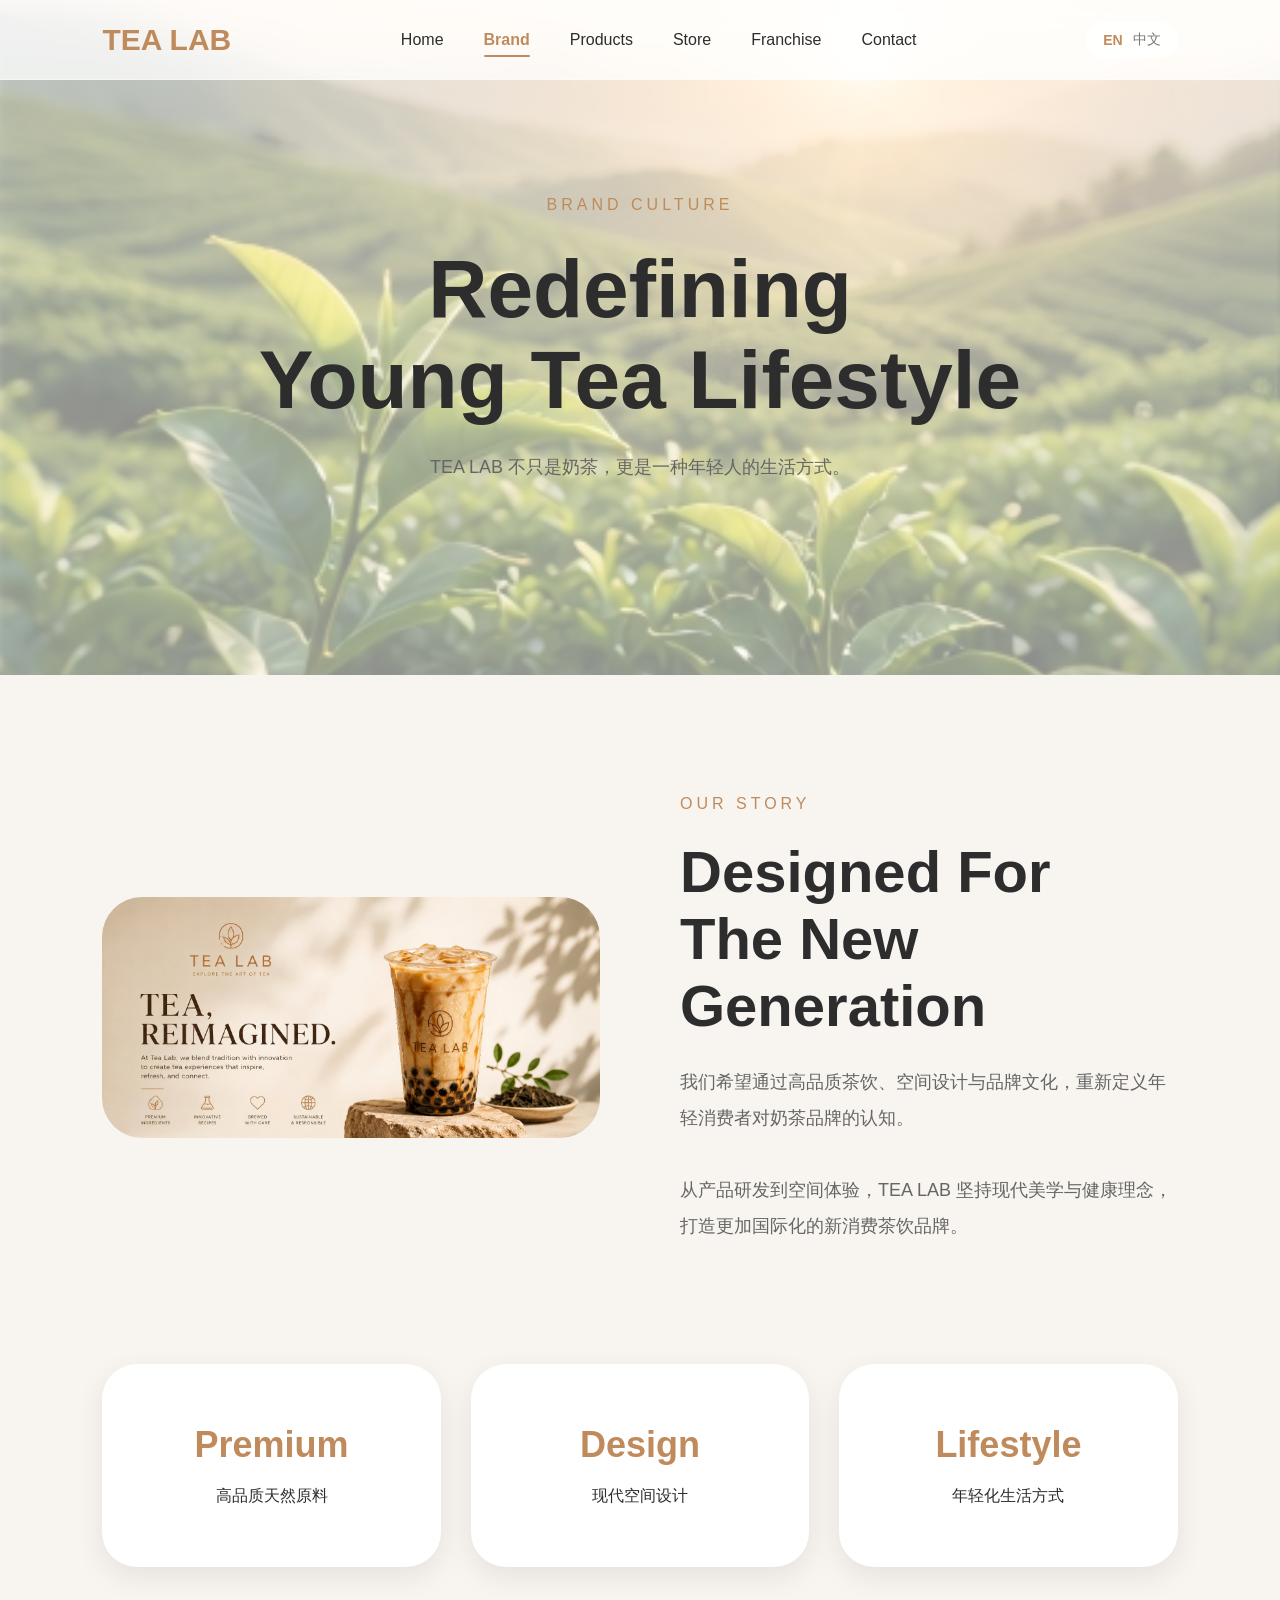
<file: brand.html>
<!DOCTYPE html>
<html lang="zh-CN">

<head>
    <meta charset="UTF-8">
    <meta name="viewport" content="width=device-width, initial-scale=1.0">
    <title>Brand Story - TEA LAB</title>
    <link rel="stylesheet" href="style.css">
	<link rel="icon" href="mike-tea/images/log.ico">
</head>

<body>

    <!-- 导航栏 -->
    <header id="header">
        <div class="logo">TEA LAB</div>

        <nav class="desktop-nav">
            <a href="index.html" data-en="Home" data-zh="首页">Home</a>
            <a href="brand.html" class="active" data-en="Brand" data-zh="品牌">Brand</a>
            <a href="index.html#products" data-en="Products" data-zh="产品">Products</a>
            <a href="index.html#store" data-en="Store" data-zh="门店">Store</a>
            <a href="join.html" data-en="Franchise" data-zh="加盟">Franchise</a>
            <a href="index.html#contact" data-en="Contact" data-zh="联系我们">Contact</a>
        </nav>

        <div class="header-actions">
            <div class="lang-switch" id="langToggle">
                <span class="active-lang">EN</span>
                <span>中文</span>
            </div>
            <div class="menu-toggle" id="menuToggle">☰</div>
        </div>
    </header>

    <!-- MOBILE MENU -->
    <div class="mobile-menu" id="mobileMenu">
        <div class="close-menu" id="closeMenu">×</div>
        <a href="index.html" data-en="Home" data-zh="首页">Home</a>
        <a href="brand.html" data-en="Brand" data-zh="品牌">Brand</a>
        <a href="index.html#products" data-en="Products" data-zh="产品">Products</a>
        <a href="index.html#store" data-en="Store" data-zh="门店">Store</a>
        <a href="join.html" data-en="Franchise" data-zh="加盟">Franchise</a>
        <a href="index.html#contact" data-en="Contact" data-zh="联系我们">Contact</a>
    </div>

    <!-- hero -->
    <section class="brand-hero">
        <div class="brand-hero-text">
            <span data-en="BRAND CULTURE" data-zh="品牌文化">BRAND CULTURE</span>
            <h1 data-en="Redefining Young Tea Lifestyle" data-zh="重新定义年轻茶饮生活方式">
                Redefining <br>Young Tea Lifestyle
            </h1>
            <p data-en="TEA LAB is not just milk tea, but a lifestyle for young people." data-zh="TEA LAB 不只是奶茶，更是一种年轻人的生活方式。">
                TEA LAB 不只是奶茶，更是一种年轻人的生活方式。
            </p>
        </div>
    </section>

    <!-- story -->
    <section class="brand-story">
        <div class="story-left">
            <img src="mike-tea/images/store.png">
        </div>
        <div class="story-right">
            <span data-en="OUR STORY" data-zh="品牌故事">OUR STORY</span>
            <h2 data-en="Designed For The New Generation" data-zh="为新一代量身打造">
                Designed For <br>The New Generation
            </h2>
            <p data-en="We hope to redefine young consumers' perception of milk tea brands through high-quality tea drinks, space design and brand culture. From product research and development to space experience, TEA LAB adheres to modern aesthetics and health concepts to create a more international new consumer tea brand." 
               data-zh="我们希望通过高品质茶饮、空间设计与品牌文化，重新定义年轻消费者对奶茶品牌的认知。从产品研发到空间体验，TEA LAB 坚持现代美学与健康理念，打造更加国际化的新消费茶饮品牌。">
                我们希望通过高品质茶饮、空间设计与品牌文化，重新定义年轻消费者对奶茶品牌的认知。
                <br><br>
                从产品研发到空间体验，TEA LAB 坚持现代美学与健康理念，打造更加国际化的新消费茶饮品牌。
            </p>
        </div>
    </section>

    <!-- values -->
    <section class="brand-values">
        <div class="value-card">
            <h3 data-en="Premium" data-zh="高品质">Premium</h3>
            <p data-en="High-quality natural raw materials" data-zh="高品质天然原料">高品质天然原料</p>
        </div>
        <div class="value-card">
            <h3 data-en="Design" data-zh="设计感">Design</h3>
            <p data-en="Modern space design" data-zh="现代空间设计">现代空间设计</p>
        </div>
        <div class="value-card">
            <h3 data-en="Lifestyle" data-zh="生活方式">Lifestyle</h3>
            <p data-en="Youthful lifestyle" data-zh="年轻化生活方式">年轻化生活方式</p>
        </div>
    </section>

    <script src="https://cdn.jsdelivr.net/npm/swiper@11/swiper-bundle.min.js"></script>
    <script src="https://unpkg.com/aos@2.3.1/dist/aos.js"></script>
    <script src="script.js"></script>
</body>

</html>
</file>
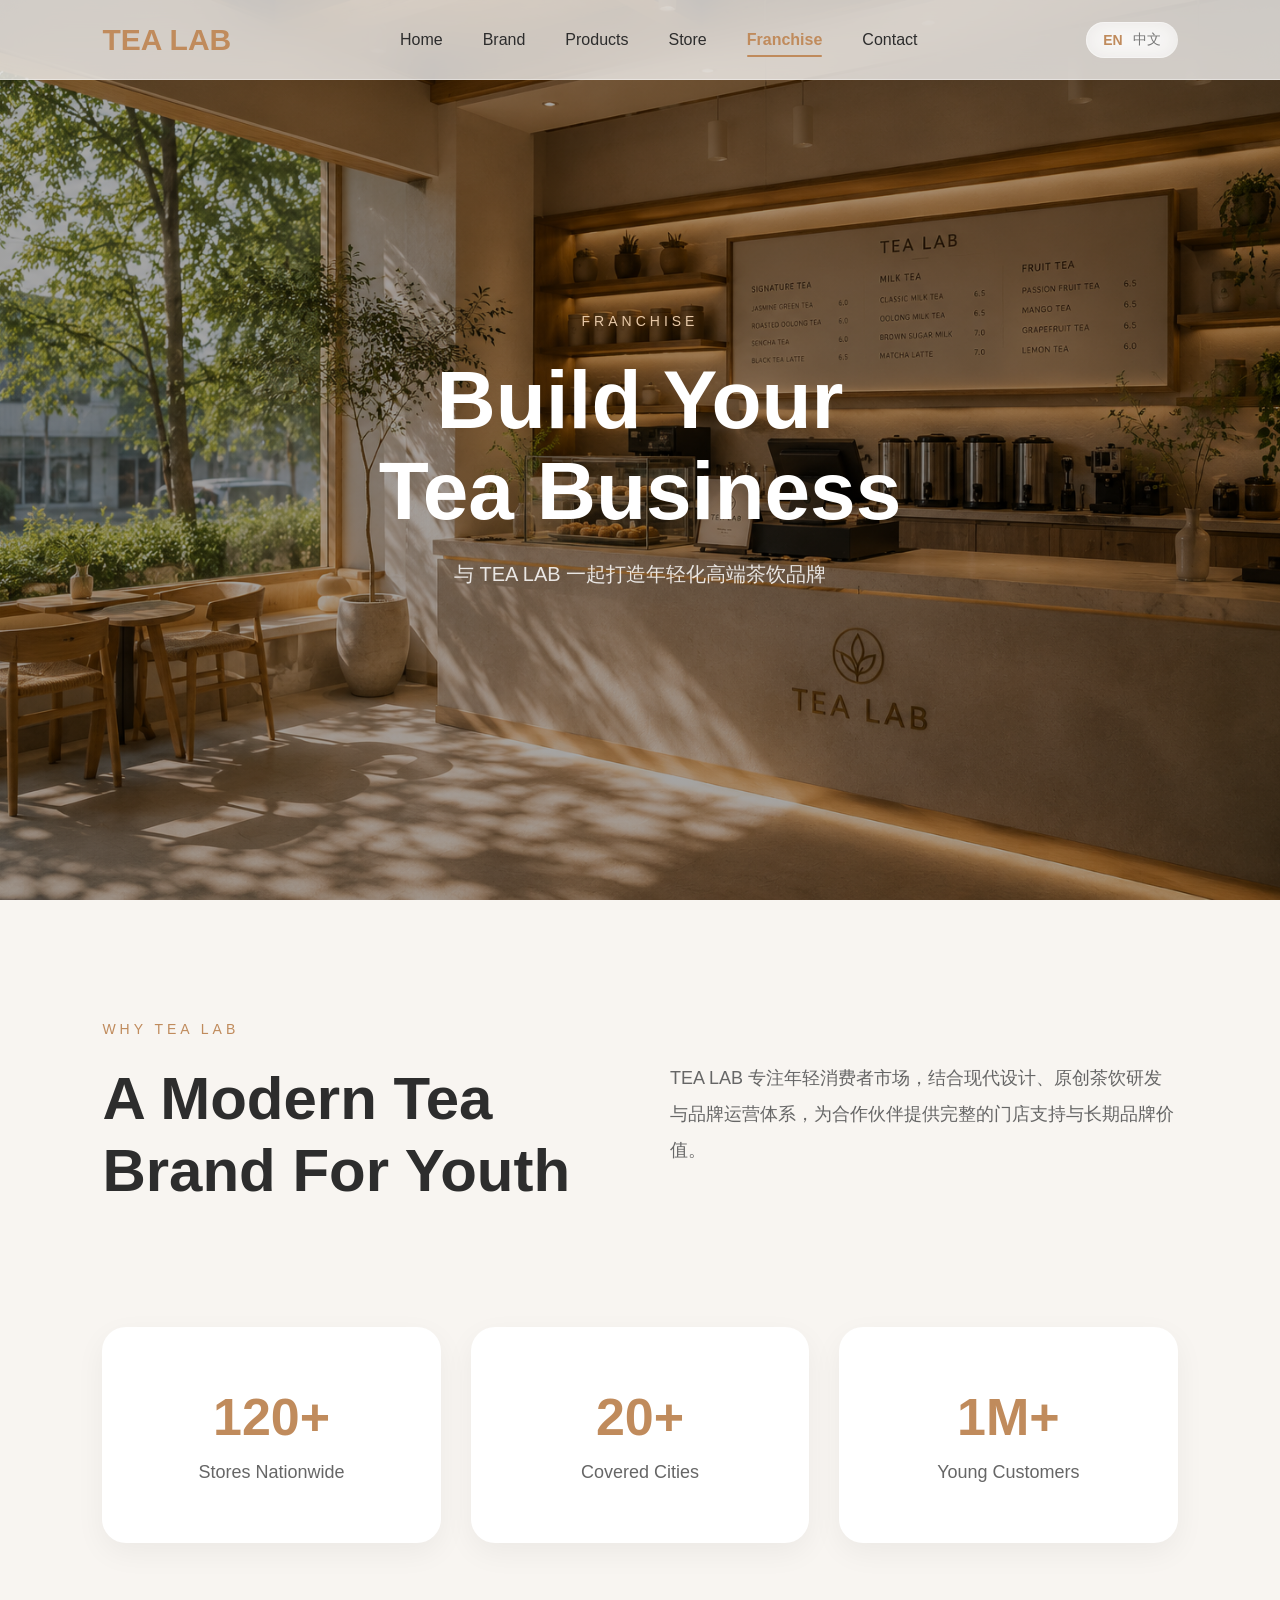
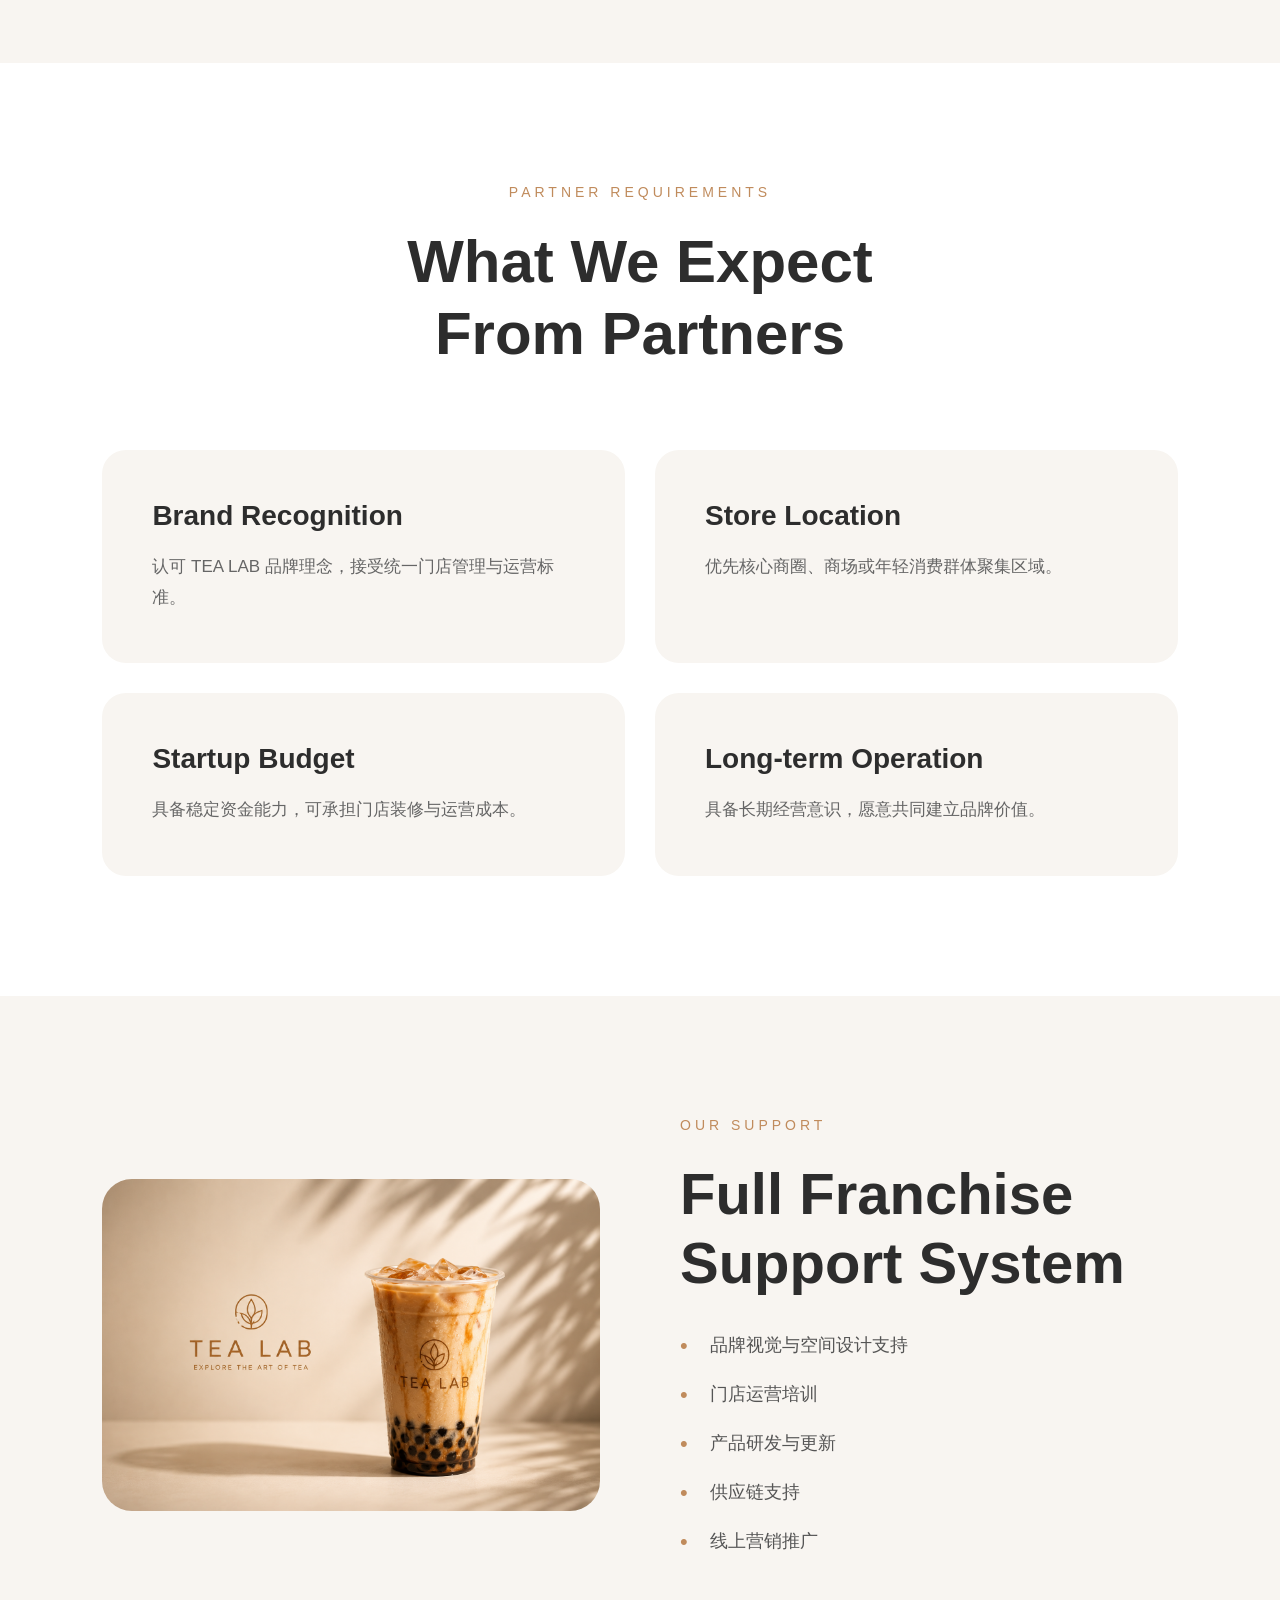
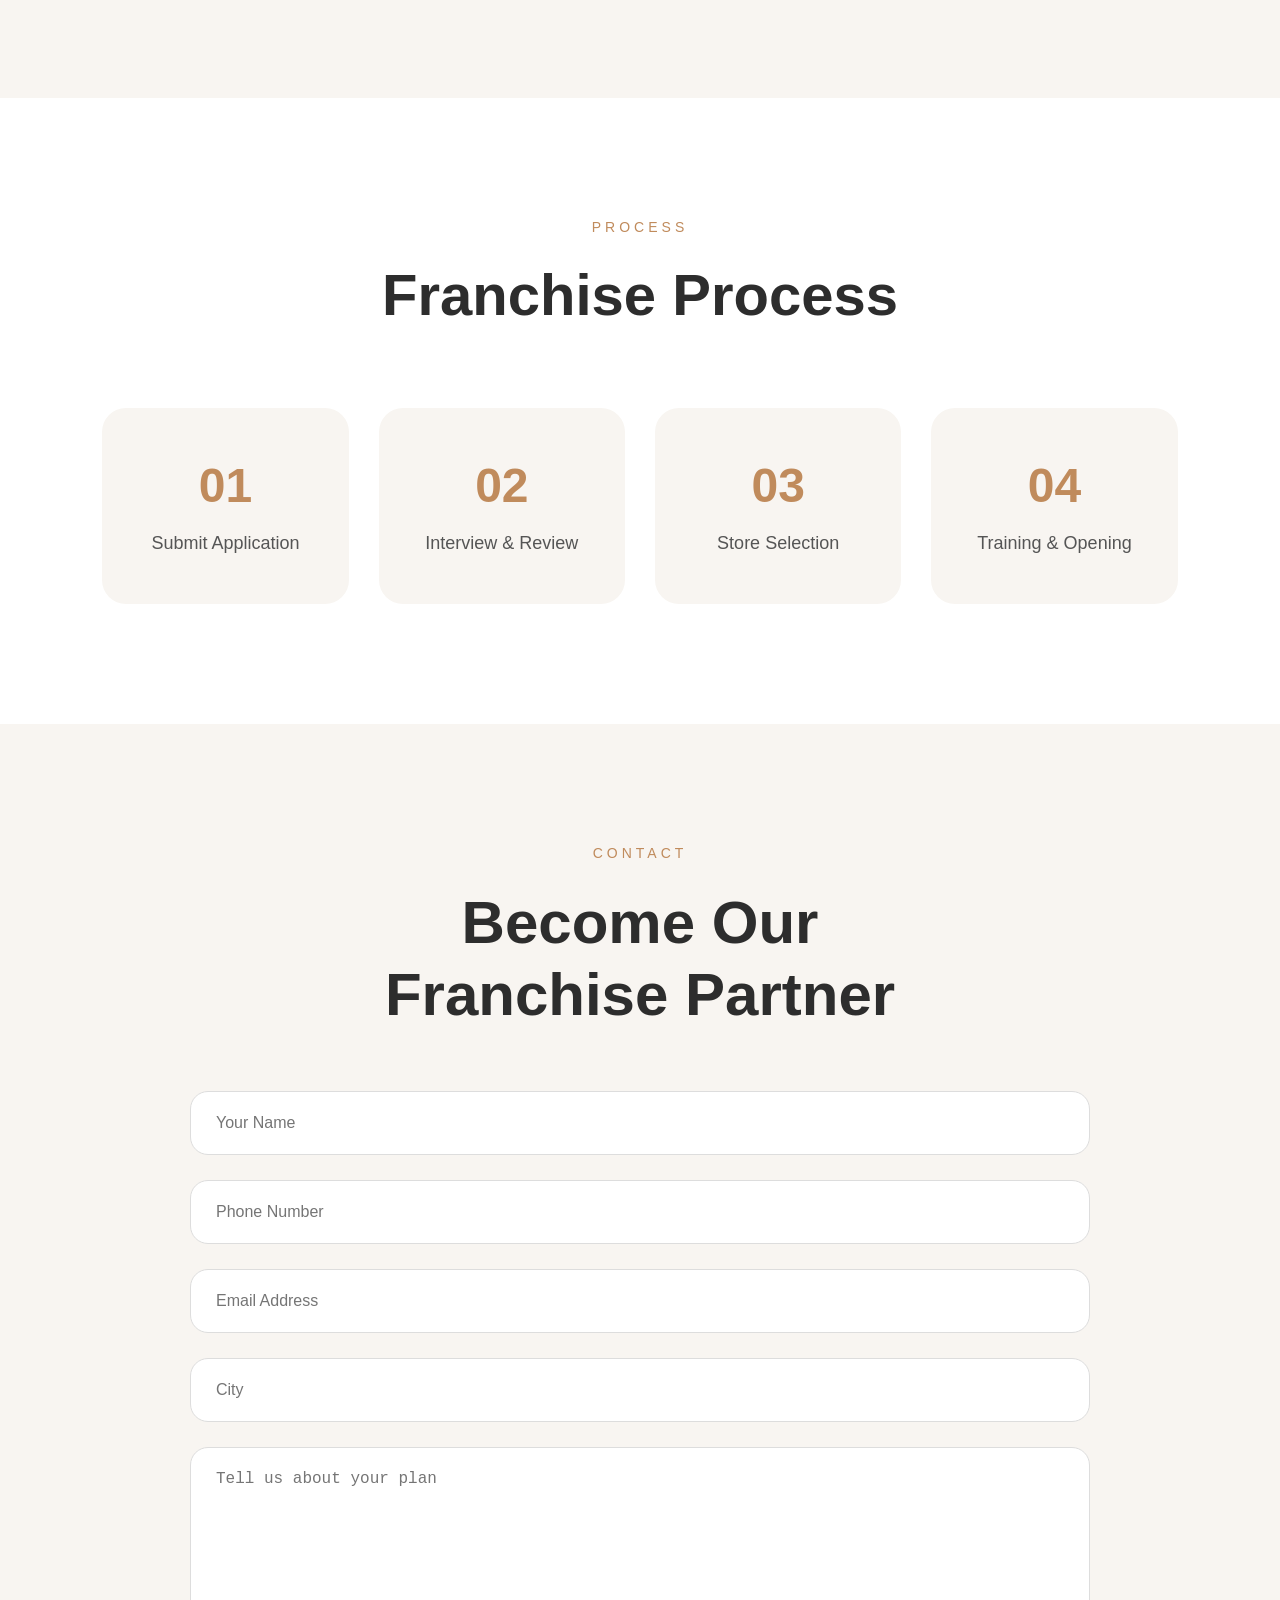
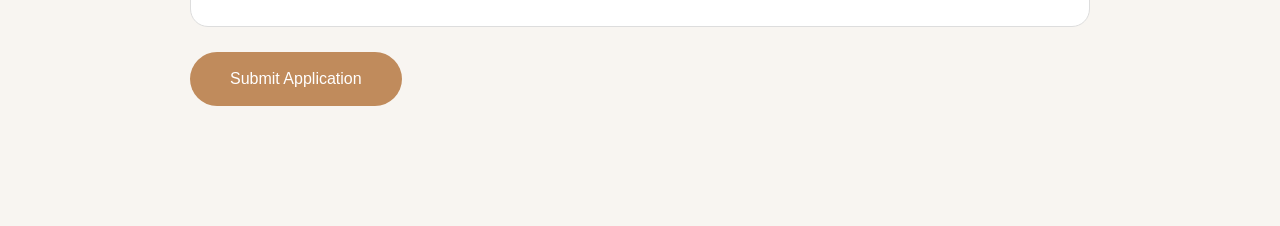
<file: join.html>
<!DOCTYPE html>
<html lang="zh-CN">

<head>
    <meta charset="UTF-8">
    <meta name="viewport" content="width=device-width, initial-scale=1.0">
    <title>Franchise - TEA LAB</title>
    <link rel="stylesheet" href="style.css">
	<link rel="icon" href="mike-tea/images/log.ico">
</head>

<body>

    <!-- 导航栏 -->
    <header id="header">
        <div class="logo">TEA LAB</div>

        <nav class="desktop-nav">
            <a href="index.html" data-en="Home" data-zh="首页">Home</a>
            <a href="brand.html" data-en="Brand" data-zh="品牌">Brand</a>
            <a href="index.html#products" data-en="Products" data-zh="产品">Products</a>
            <a href="index.html#store" data-en="Store" data-zh="门店">Store</a>
            <a href="join.html" class="active" data-en="Franchise" data-zh="加盟">Franchise</a>
            <a href="index.html#contact" data-en="Contact" data-zh="联系我们">Contact</a>
        </nav>

        <div class="header-actions">
            <div class="lang-switch" id="langToggle">
                <span class="active-lang">EN</span>
                <span>中文</span>
            </div>
            <div class="menu-toggle" id="menuToggle">☰</div>
        </div>
    </header>

    <!-- MOBILE MENU -->
    <div class="mobile-menu" id="mobileMenu">
        <div class="close-menu" id="closeMenu">×</div>
        <a href="index.html" data-en="Home" data-zh="首页">Home</a>
        <a href="brand.html" data-en="Brand" data-zh="品牌">Brand</a>
        <a href="index.html#products" data-en="Products" data-zh="产品">Products</a>
        <a href="index.html#store" data-en="Store" data-zh="门店">Store</a>
        <a href="join.html" data-en="Franchise" data-zh="加盟">Franchise</a>
        <a href="index.html#contact" data-en="Contact" data-zh="联系我们">Contact</a>
    </div>

    <!-- hero -->
    <section class="join-hero">
        <div class="overlay"></div>
        <div class="join-hero-text">
            <span data-en="FRANCHISE" data-zh="加盟合作">FRANCHISE</span>
            <h1 data-en="Build Your Tea Business" data-zh="携手打造茶饮事业">
                Build Your <br>Tea Business
            </h1>
            <p data-en="Build a youthful high-end tea brand with TEA LAB" data-zh="与 TEA LAB 一起打造年轻化高端茶饮品牌">
                与 TEA LAB 一起打造年轻化高端茶饮品牌
            </p>
        </div>
    </section>

    <!-- intro -->
    <section class="join-intro">
        <div class="intro-left">
            <span data-en="WHY TEA LAB" data-zh="为什么选择我们">WHY TEA LAB</span>
            <h2 data-en="A Modern Tea Brand For Youth" data-zh="年轻化现代茶饮品牌">
                A Modern Tea <br>Brand For Youth
            </h2>
        </div>
        <div class="intro-right">
            <p data-en="TEA LAB focuses on the young consumer market, combining modern design, original tea drink research and development, and brand operation system to provide partners with complete store support and long-term brand value." 
               data-zh="TEA LAB 专注年轻消费者市场，结合现代设计、原创茶饮研发与品牌运营体系，为合作伙伴提供完整的门店支持与长期品牌价值。">
                TEA LAB 专注年轻消费者市场，结合现代设计、原创茶饮研发与品牌运营体系，为合作伙伴提供完整的门店支持与长期品牌价值。
            </p>
        </div>
    </section>

    <!-- stats -->
    <section class="join-stats">
        <div class="stat-card">
            <h2>120+</h2>
            <p data-en="Stores Nationwide" data-zh="全国门店">Stores Nationwide</p>
        </div>
        <div class="stat-card">
            <h2>20+</h2>
            <p data-en="Covered Cities" data-zh="覆盖城市">Covered Cities</p>
        </div>
        <div class="stat-card">
            <h2>1M+</h2>
            <p data-en="Young Customers" data-zh="年轻用户">Young Customers</p>
        </div>
    </section>

    <!-- requirements -->
    <section class="requirements">
        <span data-en="PARTNER REQUIREMENTS" data-zh="合作伙伴要求">PARTNER REQUIREMENTS</span>
        <h2 data-en="What We Expect From Partners" data-zh="我们对合作伙伴的期望">
            What We Expect <br>From Partners
        </h2>

        <div class="requirements-grid">
            <div class="require-card">
                <h3 data-en="Brand Recognition" data-zh="品牌认同">Brand Recognition</h3>
                <p data-en="Recognize TEA LAB's brand philosophy and accept unified store management standards." 
                   data-zh="认可 TEA LAB 品牌理念，接受统一门店管理与运营标准。">
                    认可 TEA LAB 品牌理念，接受统一门店管理与运营标准。
                </p>
            </div>

            <div class="require-card">
                <h3 data-en="Store Location" data-zh="门店位置">Store Location</h3>
                <p data-en="Priority to core business districts and young consumer gathering areas." 
                   data-zh="优先核心商圈、商场或年轻消费群体聚集区域。">
                    优先核心商圈、商场或年轻消费群体聚集区域。
                </p>
            </div>

            <div class="require-card">
                <h3 data-en="Startup Budget" data-zh="启动资金">Startup Budget</h3>
                <p data-en="Have stable financial capacity to bear store decoration and operation costs." 
                   data-zh="具备稳定资金能力，可承担门店装修与运营成本。">
                    具备稳定资金能力，可承担门店装修与运营成本。
                </p>
            </div>

            <div class="require-card">
                <h3 data-en="Long-term Operation" data-zh="长期运营">Long-term Operation</h3>
                <p data-en="Have long-term business awareness and be willing to jointly build brand value." 
                   data-zh="具备长期经营意识，愿意共同建立品牌价值。">
                    具备长期经营意识，愿意共同建立品牌价值。
                </p>
            </div>
        </div>
    </section>

    <!-- support -->
    <section class="support">
        <div class="support-left">
            <img src="mike-tea/images/about1.png" alt="store">
        </div>
        <div class="support-right">
            <span data-en="OUR SUPPORT" data-zh="我们的支持">OUR SUPPORT</span>
            <h2 data-en="Full Franchise Support System" data-zh="全方位加盟支持体系">
                Full Franchise <br>Support System
            </h2>
            <ul>
                <li data-en="Brand visual & space design support" data-zh="品牌视觉与空间设计支持">品牌视觉与空间设计支持</li>
                <li data-en="Store operation training" data-zh="门店运营培训">门店运营培训</li>
                <li data-en="Product research & development update" data-zh="产品研发与更新">产品研发与更新</li>
                <li data-en="Supply chain support" data-zh="供应链支持">供应链支持</li>
                <li data-en="Online marketing promotion" data-zh="线上营销推广">线上营销推广</li>
            </ul>
        </div>
    </section>

    <!-- process -->
    <section class="process">
        <span data-en="PROCESS" data-zh="流程">PROCESS</span>
        <h2 data-en="Franchise Process" data-zh="加盟流程">Franchise Process</h2>

        <div class="process-grid">
            <div class="process-card">
                <h3>01</h3>
                <p data-en="Submit Application" data-zh="提交申请">Submit Application</p>
            </div>
            <div class="process-card">
                <h3>02</h3>
                <p data-en="Interview & Review" data-zh="面试审核">Interview & Review</p>
            </div>
            <div class="process-card">
                <h3>03</h3>
                <p data-en="Store Selection" data-zh="门店选址">Store Selection</p>
            </div>
            <div class="process-card">
                <h3>04</h3>
                <p data-en="Training & Opening" data-zh="培训开业">Training & Opening</p>
            </div>
        </div>
    </section>

    <!-- form -->
    <section class="join-form">
        <div class="form-title">
            <span data-en="CONTACT" data-zh="联系我们">CONTACT</span>
            <h2 data-en="Become Our Franchise Partner" data-zh="成为我们的加盟合作伙伴">
                Become Our <br>Franchise Partner
            </h2>
        </div>

        <form>
            <input type="text" data-en="Your Name" data-zh="您的姓名" placeholder="Your Name">
            <input type="text" data-en="Phone Number" data-zh="手机号码" placeholder="Phone Number">
            <input type="email" data-en="Email Address" data-zh="邮箱地址" placeholder="Email Address">
            <input type="text" data-en="City" data-zh="所在城市" placeholder="City">
            <textarea data-en="Tell us about your plan" data-zh="告诉我们您的计划" placeholder="Tell us about your plan"></textarea>
            <button type="submit" data-en="Submit Application" data-zh="提交申请">Submit Application</button>
        </form>
    </section>

    <script src="https://cdn.jsdelivr.net/npm/swiper@11/swiper-bundle.min.js"></script>
    <script src="https://unpkg.com/aos@2.3.1/dist/aos.js"></script>
    <script src="script.js"></script>
</body>

</html>
</file>
<file: style.css>
* {
    margin: 0;
    padding: 0;
    box-sizing: border-box;
}

html {
    scroll-behavior: smooth;
}

body {
    font-family: 'Poppins', sans-serif;
    background: #f8f5f1;
    color: #2d2d2d;
    overflow-x: hidden;
}

/* header */
header {
    width: 100%;
    height: 80px;
    position: fixed;
    top: 0;
    display: flex;
    justify-content: space-between;
	/* display: grid;
	grid-template-columns: 1fr auto 1fr; */
    align-items: center;
    padding: 0 8%;
    background: rgba(255,255,255,0.75);
    
    border-bottom:
    1px solid rgba(255,255,255,0.4);
    backdrop-filter: blur(20px);
    z-index: 99999;
	transition: 0.4s;
}

.logo {
    font-size: 30px;
    font-weight: 700;
    color: #c08b5c;
	
}

.desktop-nav {
    display: flex;
    gap: 40px;
	
}

.desktop-nav a {
    text-decoration: none;
    color: #2d2d2d;
    transition: 0.3s;
}

.desktop-nav a:hover {
    color: #c08b5c;
}

.desktop-nav a.active{
    color: #c08b5c;
    font-weight: 600;
    position: relative;
}

.desktop-nav a.active::after{
    content: "";
    position: absolute;
    left: 0;
    bottom: -8px;
    width: 100%;
    height: 2px;
    background: #c08b5c;
    border-radius: 10px;
}

/* ========================= TOP COVER ========================= */
.top-cover{
    width: 100%;
    height: 100vh;
    background:
    linear-gradient(rgba(0,0,0,0.35),
    rgba(0,0,0,0.35)),
    url('mike-tea/images/about.png')
    center/cover no-repeat;
    display: flex;
    align-items: center;
    justify-content: center;
    position: relative;
    padding: 0 8%;
	z-index: 1;
}

.top-overlay{
    position: absolute;
    width: 100%;
    height: 100%;
    top: 0;
    left: 0;
}

.top-cover-text{
    position: relative;
    z-index: 2;
    text-align: center;
    color: white;
}

.top-cover-text span{
    letter-spacing: 5px;
    color: #e7c9a9;
    font-size: 14px;
}

.top-cover-text h1{
    font-size: 88px;
    line-height: 1.1;
    margin: 30px 0;
}

.top-cover-text p{
    font-size: 22px;
    color: rgba(255,255,255,0.9);
    margin-bottom: 40px;
}

.top-buttons{
    display: flex;
    justify-content: center;
    gap: 20px;
}

.cover-btn1,
.cover-btn2{
    padding: 18px 40px;
    border-radius: 50px;
    border: none;
    cursor: pointer;
    font-size: 16px;
    transition: 0.4s;
}

.cover-btn1{
    background: #c08b5c;
    color: white;
}

.cover-btn2{
    background: white;
    color: #2d2d2d;
}

.cover-btn1:hover,
.cover-btn2:hover{
    transform: translateY(-5px);
}

/* section 通用标题 */
.section-title {
    text-align: center;
    margin-bottom: 70px;
}

.section-title span {
    color: #c08b5c;
    letter-spacing: 3px;
    font-size: 14px;
}

.section-title h2 {
    font-size: 50px;
    margin-top: 15px;
}

/* products 产品区 */
.products {
    padding: 120px 8%;
}

.card {
    background: rgba(255,255,255,0.8);
    border-radius: 30px;
    overflow: hidden;
    box-shadow: 0 10px 30px rgba(0,0,0,0.08);
    transition: 0.4s;
}

.card:hover {
    transform: translateY(-10px);
}

.card img {
    width: 100%;
    height: 350px;
    object-fit: cover;
}

.card-content {
    padding: 30px;
}

.card-content h3 {
    font-size: 28px;
    margin-bottom: 10px;
}

.card-content p {
    color: #777;
    margin-bottom: 20px;
}

.card-content span {
    background: #f1e5d9;
    padding: 8px 18px;
    border-radius: 30px;
    color: #c08b5c;
    font-size: 14px;
}

/* about 关于我们 */
.about {
    padding: 120px 8%;
    display: flex;
    align-items: center;
    gap: 80px;
}

.about-img,
.about-text {
    width: 50%;
}

.about-img img {
    width: 100%;
    border-radius: 40px;
}

.about-text span {
    color: #c08b5c;
    letter-spacing: 3px;
}

.about-text h2 {
    font-size: 60px;
    margin: 20px 0;
}

.about-text p {
    color: #666;
    line-height: 2;
    font-size: 18px;
}

/* stats 数据统计 */
.stats {
    padding: 100px 8%;
    display: flex;
    justify-content: space-around;
    flex-wrap: wrap;
}

.stat-box {
    text-align: center;
}

.stat-box h2 {
    font-size: 70px;
    color: #c08b5c;
}

.stat-box p {
    color: #777;
    margin-top: 10px;
}

/* banner 横幅 */
.banner-section {
    height: 80vh;
    background:
    linear-gradient(rgba(0,0,0,0.25),rgba(0,0,0,0.25)),
    url('mike-tea/images/bg.png') center/cover;
    display: flex;
    justify-content: center;
    align-items: center;
    text-align: center;
	position: relative;
	z-index: 1;
}

.banner-text h2 {
    font-size: 70px;
    color: white;
    line-height: 1.2;
}

/* store 门店 */
.store {
    padding: 120px 8%;
}

.store-grid {
    display: grid;
    grid-template-columns: repeat(3,1fr);
    gap: 30px;
}

.store-card {
    background: white;
    padding: 50px;
    border-radius: 30px;
    text-align: center;
    box-shadow: 0 10px 30px rgba(0,0,0,0.08);
    transition: 0.4s;
}

.store-card:hover {
    transform: translateY(-10px);
}

.store-card h3 {
    font-size: 30px;
    margin-bottom: 15px;
}

.store-card p {
    color: #777;
    margin-bottom: 25px;
}

.store-card button {
    padding: 14px 28px;
    border: none;
    border-radius: 30px;
    background: #c08b5c;
    color: white;
    cursor: pointer;
}

/* contact 联系表单 */
.contact {
    padding: 120px 8%;
}

form {
    max-width: 700px;
    margin: auto;
    display: flex;
    flex-direction: column;
    gap: 25px;
}

form input,
form textarea {
    padding: 20px;
    border-radius: 20px;
    border: 1px solid #ddd;
    font-size: 16px;
    background: white;
}

form textarea {
    height: 180px;
    resize: none;
}

form button {
    padding: 18px;
    border: none;
    border-radius: 50px;
    background: #c08b5c;
    color: white;
    cursor: pointer;
}

/* footer 页脚 */
footer {
    background: white;
    padding: 80px 8%;
    text-align: center;
}

footer h2 {
    color: #c08b5c;
    font-size: 40px;
    margin-bottom: 15px;
}

footer p {
    color: #777;
    margin-bottom: 30px;
}

.footer-links {
    display: flex;
    justify-content: center;
    gap: 30px;
    margin-bottom: 30px;
}

.footer-links a {
    text-decoration: none;
    color: #2d2d2d;
}

footer span {
    color: #999;
}

/* ========================= MODAL 弹窗 ========================= */
.menu-modal,
.order-modal{
    position: fixed;
    width: 100%;
    height: 100vh;
    top: 0;
    left: 0;
    background: rgba(0,0,0,0.45);
    backdrop-filter: blur(12px);
    display: flex;
    justify-content: center;
    align-items: center;
    opacity: 0;
    visibility: hidden;
    transition: 0.4s;
    z-index: 9999;
}

.menu-modal.active,
.order-modal.active{
    opacity: 1;
    visibility: visible;
}

.menu-box,
.order-box{
    width: 90%;
    max-width: 1200px;
    background: #fffaf5;
    border-radius: 40px;
    padding: 60px;
    position: relative;
    animation: modalShow 0.5s ease;
}

@keyframes modalShow{
    from{
        transform: translateY(40px);
        opacity: 0;
    }
    to{
        transform: translateY(0);
        opacity: 1;
    }
}

.close-btn{
    position: absolute;
    top: 25px;
    right: 35px;
    font-size: 40px;
    cursor: pointer;
    color: #999;
}

.modal-grid{
    display: grid;
    grid-template-columns: repeat(3,1fr);
    gap: 30px;
    margin-top: 40px;
}

.modal-card{
    background: white;
    border-radius: 30px;
    overflow: hidden;
    padding-bottom: 30px;
    text-align: center;
}

.modal-card img{
    width: 100%;
    height: 300px;
    object-fit: cover;
}

.modal-card h3{
    margin-top: 20px;
    font-size: 26px;
}

.modal-card p{
    color: #777;
    margin: 10px 0;
}

.modal-card span{
    color: #c08b5c;
    font-size: 22px;
    font-weight: 600;
}

/* ========================= BRAND PAGE 品牌页 ========================= */
.brand-hero,
.join-hero{
    width: 100%;
    height: 75vh;
    display: flex;
    justify-content: center;
    align-items: center;
    text-align: center;
    background:
    linear-gradient(
    rgba(255,255,255,0.55),
    rgba(255,255,255,0.55)
    ),
    url('mike-tea/images/bg.png')
    center/cover;
	position: relative;
	z-index: 1;
}

.brand-hero-text span,
.join-hero-text span{
    color: #c08b5c;
    letter-spacing: 4px;
}

.brand-hero-text h1,
.join-hero-text h1{
    font-size: 82px;
    line-height: 1.1;
    margin: 30px 0;
}

.brand-hero-text p,
.join-hero-text p{
    color: #666;
    font-size: 18px;
}

/* brand-story 品牌故事 */
.brand-story{
    padding: 120px 8%;
    display: flex;
    align-items: center;
    gap: 80px;
}

.story-left,
.story-right{
    width: 50%;
}

.story-left img{
    width: 100%;
    border-radius: 40px;
}

.story-right span{
    color: #c08b5c;
    letter-spacing: 4px;
}

.story-right h2{
    font-size: 58px;
    margin: 25px 0;
}

.story-right p{
    color: #666;
    line-height: 2;
    font-size: 18px;
}

/* brand-values 品牌价值观 */
.brand-values{
    padding: 0 8% 120px;
    display: grid;
    grid-template-columns: repeat(3,1fr);
    gap: 30px;
}

.value-card{
    background: white;
    padding: 60px;
    border-radius: 35px;
    text-align: center;
    box-shadow: 0 10px 30px rgba(0,0,0,0.08);
}

.value-card h3{
    font-size: 36px;
    color: #c08b5c;
    margin-bottom: 20px;
}
/* ========================= JOIN 加盟页 ========================= */
.join-hero{
    width: 100%;
    height: 100vh;
    background:
    linear-gradient(rgba(0,0,0,0.35),
    rgba(0,0,0,0.35)),
    url('mike-tea/images/join2.png')
    center/cover no-repeat;
    display: flex;
    align-items: center;
    padding: 0 8%;
    position: relative;
	z-index: 1;
}

.join-hero-text{
    color: white;
    position: relative;
    z-index: 2;
}

.join-hero-text span{
    letter-spacing: 4px;
    font-size: 14px;
    color: #e7c9a9;
}

.join-hero-text h1{
    font-size: 82px;
    line-height: 1.1;
    margin: 25px 0;
}

.join-hero-text p{
    font-size: 20px;
    color: rgba(255,255,255,0.85);
}

.join-intro{
    padding: 120px 8%;
    display: flex;
    justify-content: space-between;
    gap: 60px;
    align-items: center;
    background: #f8f5f1;
}

.intro-left{
    flex: 1;
}

.intro-left span{
    color: #c08b5c;
    letter-spacing: 4px;
    font-size: 14px;
}

.intro-left h2{
    font-size: 60px;
    margin-top: 25px;
    line-height: 1.2;
    color: #2d2d2d;
}

.intro-right{
    flex: 1;
}

.intro-right p{
    font-size: 18px;
    line-height: 2;
    color: #666;
}

.join-stats{
    padding: 0 8% 120px;
    display: grid;
    grid-template-columns: repeat(3,1fr);
    gap: 30px;
    background: #f8f5f1;
}

.stat-card{
    background: white;
    padding: 60px 40px;
    border-radius: 24px;
    text-align: center;
    box-shadow: 0 10px 30px rgba(0,0,0,0.05);
    transition: 0.4s;
}

.stat-card:hover{
    transform: translateY(-10px);
}

.stat-card h2{
    font-size: 52px;
    color: #c08b5c;
    margin-bottom: 15px;
}

.stat-card p{
    color: #666;
    font-size: 18px;
}

.requirements{
    padding: 120px 8%;
    background: white;
    text-align: center;
}

.requirements span{
    color: #c08b5c;
    letter-spacing: 4px;
    font-size: 14px;
}

.requirements h2{
    font-size: 60px;
    margin: 25px 0 80px;
    line-height: 1.2;
}

.requirements-grid{
    display: grid;
    grid-template-columns: repeat(2,1fr);
    gap: 30px;
}

.require-card{
    background: #f8f5f1;
    padding: 50px;
    border-radius: 24px;
    text-align: left;
    transition: 0.4s;
}

.require-card:hover{
    transform: translateY(-10px);
    box-shadow: 0 15px 40px rgba(0,0,0,0.08);
}

.require-card h3{
    font-size: 28px;
    margin-bottom: 20px;
    color: #2d2d2d;
}

.require-card p{
    color: #666;
    line-height: 1.8;
    font-size: 17px;
}

.support{
    padding: 120px 8%;
    display: flex;
    align-items: center;
    gap: 80px;
    background: #f8f5f1;
}

.support-left{
    flex: 1;
}

.support-left img{
    width: 100%;
    border-radius: 30px;
    object-fit: cover;
}

.support-right{
    flex: 1;
}

.support-right span{
    color: #c08b5c;
    letter-spacing: 4px;
    font-size: 14px;
}

.support-right h2{
    font-size: 58px;
    line-height: 1.2;
    margin: 25px 0 35px;
}

.support-right ul{
    list-style: none;
}

.support-right ul li{
    margin-bottom: 25px;
    font-size: 18px;
    color: #555;
    position: relative;
    padding-left: 30px;
}

.support-right ul li::before{
    content: "•";
    position: absolute;
    left: 0;
    color: #c08b5c;
    font-size: 22px;
}

.process{
    padding: 120px 8%;
    background: white;
    text-align: center;
}

.process span{
    color: #c08b5c;
    letter-spacing: 4px;
    font-size: 14px;
}

.process h2{
    font-size: 58px;
    margin: 25px 0 80px;
}

.process-grid{
    display: grid;
    grid-template-columns: repeat(4,1fr);
    gap: 30px;
}

.process-card{
    background: #f8f5f1;
    padding: 50px 30px;
    border-radius: 24px;
    transition: 0.4s;
}

.process-card:hover{
    transform: translateY(-10px);
}

.process-card h3{
    font-size: 48px;
    color: #c08b5c;
    margin-bottom: 20px;
}

.process-card p{
    font-size: 18px;
    color: #555;
}

.join-form{
    padding: 120px 8%;
    background: #f8f5f1;
}

.form-title{
    text-align: center;
    margin-bottom: 60px;
}

.form-title span{
    color: #c08b5c;
    letter-spacing: 4px;
    font-size: 14px;
}

.form-title h2{
    font-size: 60px;
    line-height: 1.2;
    margin-top: 25px;
}

.join-form form{
    max-width: 900px;
    margin: auto;
    display: flex;
    flex-direction: column;
    gap: 25px;
}

.join-form input,
.join-form textarea{
    width: 100%;
    padding: 22px 25px;
    border: 1px solid #ddd;
    border-radius: 18px;
    font-size: 16px;
    background: white;
    outline: none;
    transition: 0.3s;
}

.join-form textarea{
    height: 180px;
    resize: none;
}

.join-form input:focus,
.join-form textarea:focus{
    border-color: #c08b5c;
}

.join-form button{
    width: fit-content;
    padding: 18px 40px;
    border: none;
    border-radius: 50px;
    background: #c08b5c;
    color: white;
    font-size: 16px;
    cursor: pointer;
    transition: 0.3s;
}

.join-form button:hover{
    transform: translateY(-5px);
    background: #b17849;
}

/* 浮动动画 */
@keyframes float {
    0%{
        transform: translateY(0);
    }
    50%{
        transform: translateY(-30px);
    }
    100%{
        transform: translateY(0);
    }
}

/* ========================= MOBILE MENU ========================= */
.menu-toggle{
    display: none;
    font-size: 34px;
    cursor: pointer;
    z-index: 999999;
	position: relative;
}

.mobile-menu{
    position: fixed;
    top: 0;
    left: 0;
    width: 100%;
    height: 100vh;
    background: rgba(255,255,255,0.18);
    backdrop-filter: blur(30px);
    -webkit-backdrop-filter: blur(30px);
    display: flex;
    flex-direction: column;
    justify-content: center;
    align-items: center;
    gap: 35px;
    opacity: 0;
    visibility: hidden;
    transition: 0.5s ease;
    z-index: 9999999;
}

.mobile-menu.active{
    opacity: 1;
    visibility: visible;
}

.mobile-menu a{
    text-decoration: none;
    color: #2d2d2d;
    font-size: 34px;
    font-weight: 600;
    transition: 0.3s;
}

.mobile-menu a:hover{
    color: #c08b5c;
    transform: translateY(-4px);
}

.close-menu{
    position: absolute;
    top: 30px;
    right: 40px;
    font-size: 48px;
    cursor: pointer;
    color: #2d2d2d;
}

/* ========================= 响应式 ========================= */
@media(max-width:992px){
    .top-cover-text h1{
        font-size: 60px;
    }
}

@media(max-width:768px){
    .desktop-nav{
        display: none;
    }
    .menu-toggle{
        display: block;
    }
    header{
        padding: 0 6%;
    }
    .mobile-menu a{
        font-size: 28px;
    }

    .top-cover{
        height: 90vh;
    }
    .top-cover-text h1{
        font-size: 42px;
    }
    .top-buttons{
        flex-direction: column;
    }
    .cover-btn1,
    .cover-btn2{
        width: 220px;
    }

    .section-title h2 {
        font-size: 36px;
    }
    .about-text h2 {
        font-size: 42px;
    }
    .banner-text h2 {
        font-size: 42px;
    }

    .join-hero{
        height: 80vh;
    }
    .join-hero-text h1{
        font-size: 42px;
    }
    .process-grid{
        grid-template-columns: 1fr;
    }
    .intro-left h2,
    .requirements h2,
    .support-right h2,
    .process h2,
    .form-title h2{
        font-size: 34px;
    }
    .stat-card,
    .require-card,
    .process-card{
        padding: 40px 30px;
    }
}

@media(max-width:1200px){
    .story-right h2{
        font-size: 54px;
    }
    .story-left img{
        width: 100%;
    }
}

@media(max-width:992px){
    .brand-story{
        flex-direction: column;
        text-align: center;
    }
    .story-left,
    .story-right{
        width: 100%;
    }
    .story-left img{
        width: 85%;
        max-width: 520px;
    }
    .story-right p{
        max-width: 700px;
        margin: auto;
    }
}

@media(max-width:768px){
    .brand-story{
        padding: 100px 6%;
    }
    .story-right h2{
        font-size: 42px;
    }
    .story-right p{
        font-size: 16px;
    }
    .story-left img{
        width: 100%;
    }
}

/* ================= LANGUAGE SWITCH ================= */

.header-actions{
    display: flex;
    align-items: center;
    gap: 20px;
	
}

.lang-switch{
    display: flex;
    align-items: center;
    gap: 10px;

    padding: 8px 16px;

    border-radius: 30px;

    background: rgba(255,255,255,0.5);

    backdrop-filter: blur(12px);

    border: 1px solid rgba(255,255,255,0.4);

    cursor: pointer;

    transition: 0.3s;
}

.lang-switch:hover{
    background: rgba(255,255,255,0.75);
    transform: translateY(-2px);
}

.lang-switch span{
    font-size: 14px;
    color: #777;
    transition: 0.3s;
}

.lang-switch .active-lang{
    color: #c08b5c;
    font-weight: 600;
}
</file>
